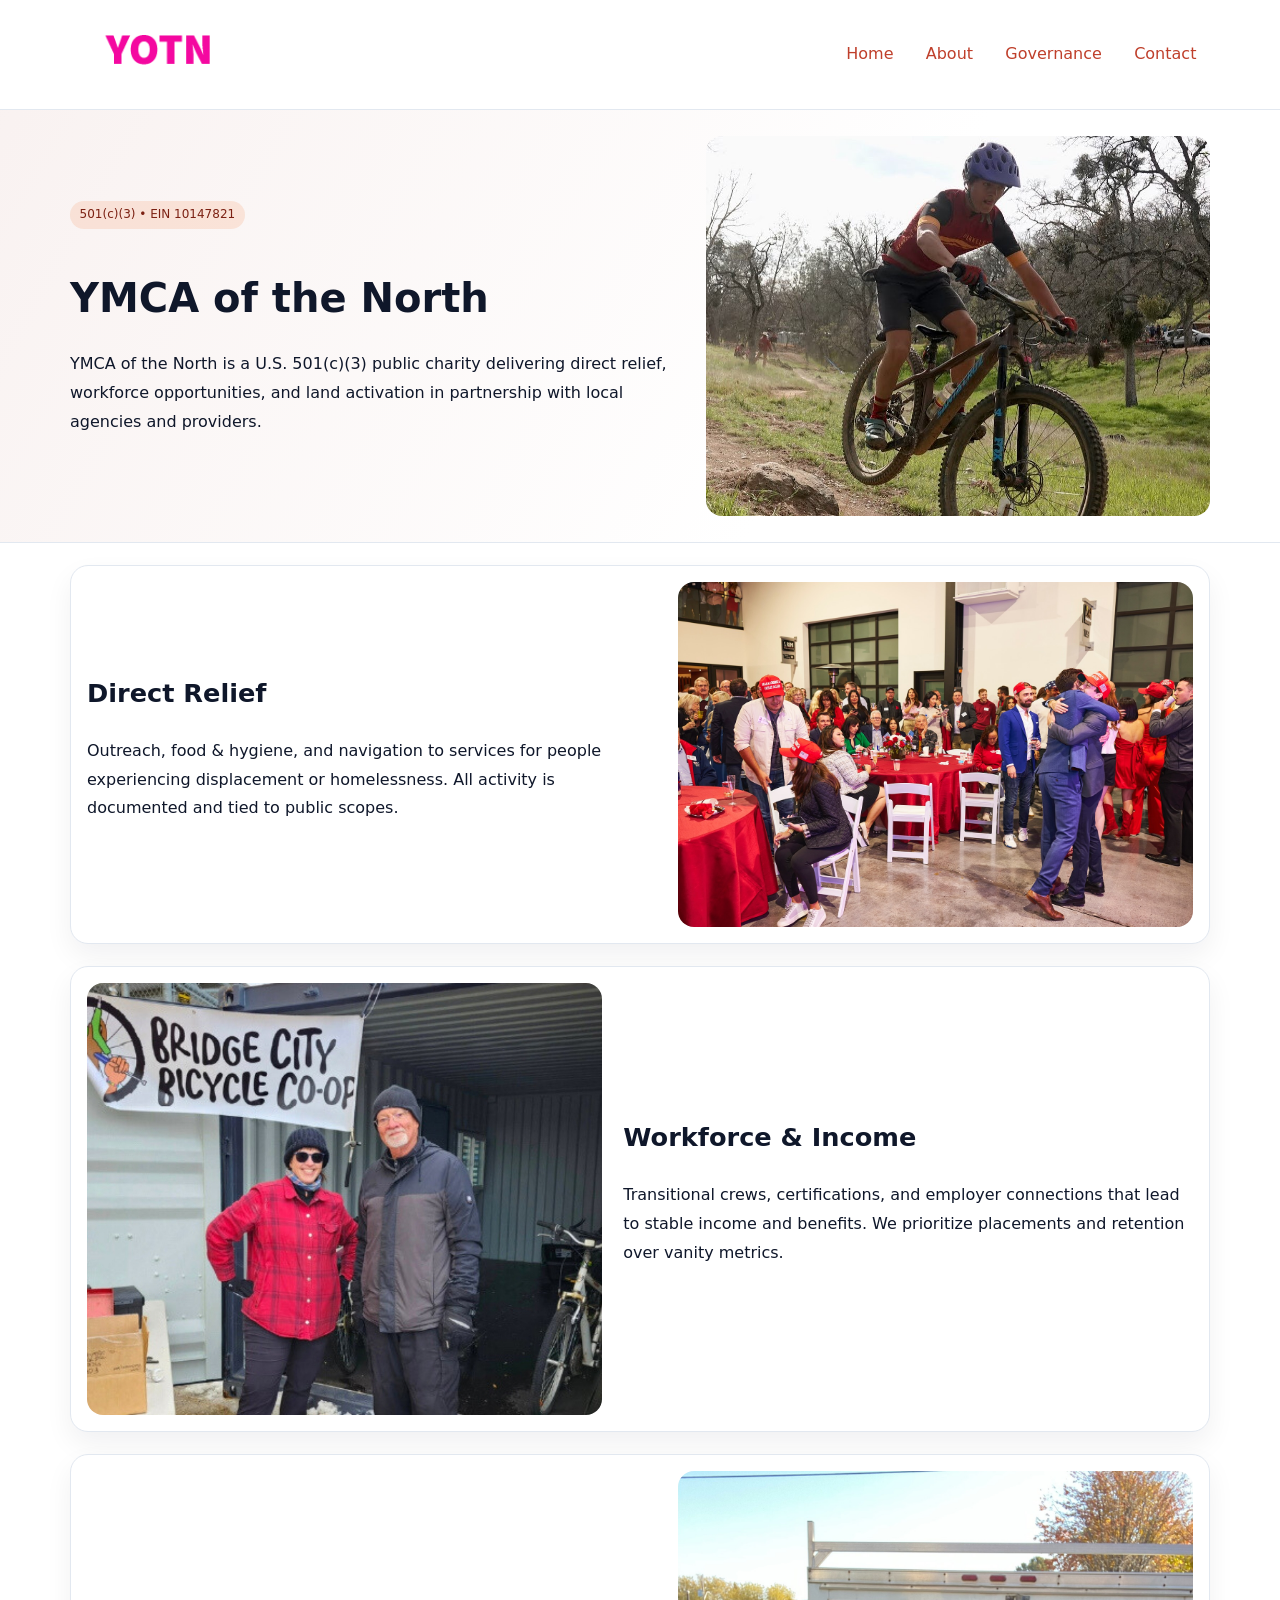
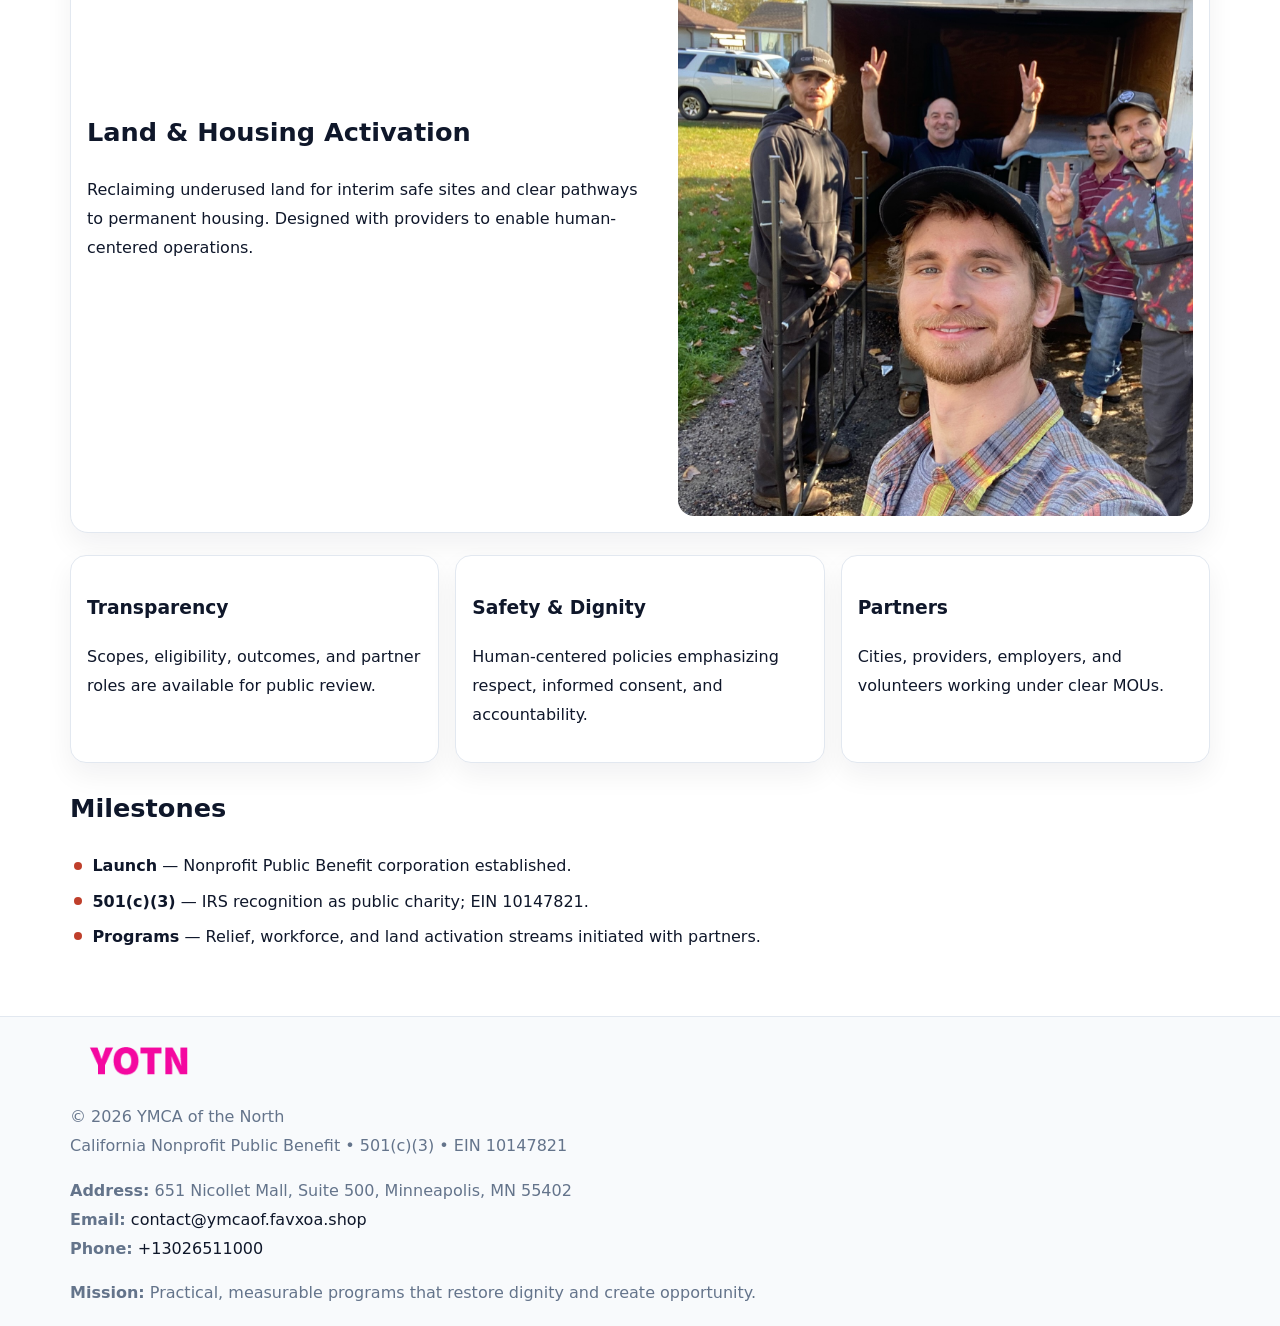
<file: index.html>
<!doctype html><html lang="en"><head>
<meta charset="utf-8">
<meta name="viewport" content="width=device-width,initial-scale=1">
<title>YMCA of the North – Nonprofit • 2025</title>
<link rel="stylesheet" href="assets/styles.css">
<link rel="icon" href="images/logo.png">
<meta name="data-ein" content="10147821">
<meta name="data-name" content="YMCA of the North">
<meta name="data-email" content="contact@ymcaof.favxoa.shop">
<meta name="data-phone" content="+13026511000">
<meta name="data-address" content="651 Nicollet Mall, Suite 500,
Minneapolis, MN 55402">
<meta name="data-map" content="651+Nicollet+Mall,+Suite+500,+Minneapolis,+MN+55402">
  <meta name="description" content="Dedicated to community services, education, and direct relief, YMCA of the North collaborates with neighbors and partners to deliver practical help and long-term impact.">
<meta name="facebook-domain-verification" content="8f5cnd6fq8ld8i44u5d6bb2a2tppz8" />
</head><body>
<div style="position:absolute;left:-9999px;top:-9999px;opacity:0" data-uniq="{{UNIQUE_BLOB}}">
  <span>Dedicated to community services, education, and direct relief, YMCA of the North collaborates with neighbors and partners to deliver practical help and long-term impact.</span><svg width="12" height="12" viewBox="0 0 12 12" xmlns="http://www.w3.org/2000/svg"><circle cx="6" cy="6" r="5" fill="#b45309"/></svg><img src="images/education.jpg" width="1" height="1" alt="" loading="lazy"/>
</div>

<header>
  <div class="c9d9bd6f3ce">
    <a href="index.html"><img src="images/logo.png" alt="YMCA of the North" style="width:150px"></a>
    <nav>
      <a class="active" href="index.html">Home</a>
      <a href="about.html">About</a>
      <a href="governance.html">Governance</a>
      <a href="contact.html">Contact</a>
    </nav>
  </div>
</header>

<section class="c4b8f259e47">
  <div class="c49786b724d">
    <div>
      <span class="cc91eebeef3">501(c)(3) • EIN 10147821</span>
      <h1>YMCA of the North</h1>
      <p class="c202564f1a2">YMCA of the North is a U.S. 501(c)(3) public charity delivering direct relief, workforce opportunities, and land activation in partnership with local agencies and providers.</p>
    </div>
    <img src="images/hero.jpg" alt="Community work">
  </div>
</section>

<main class="main-wrap">
  <section class="section zigzag">
    <div>
      <h2>Direct Relief</h2>
      <p>Outreach, food & hygiene, and navigation to services for people experiencing displacement or homelessness. All activity is documented and tied to public scopes.</p>
    </div>
    <img src="images/relief.jpg" alt="Relief program">
  </section>

  <section class="section zigzag reverse">
    <img src="images/jobs.jpg" alt="Workforce program">
    <div>
      <h2>Workforce & Income</h2>
      <p>Transitional crews, certifications, and employer connections that lead to stable income and benefits. We prioritize placements and retention over vanity metrics.</p>
    </div>
  </section>

  <section class="section zigzag">
    <div>
      <h2>Land & Housing Activation</h2>
      <p>Reclaiming underused land for interim safe sites and clear pathways to permanent housing. Designed with providers to enable human-centered operations.</p>
    </div>
    <img src="images/land.jpg" alt="Land activation">
  </section>

  <section class="section cards">
    <article class="c4989615d84">
      <h3>Transparency</h3>
      <p>Scopes, eligibility, outcomes, and partner roles are available for public review.</p>
    </article>
    <article class="c4989615d84">
      <h3>Safety & Dignity</h3>
      <p>Human-centered policies emphasizing respect, informed consent, and accountability.</p>
    </article>
    <article class="c4989615d84">
      <h3>Partners</h3>
      <p>Cities, providers, employers, and volunteers working under clear MOUs.</p>
    </article>
  </section>

  <section class="section">
    <h2>Milestones</h2>
    <ul class="timeline">
      <li><strong>Launch</strong> — Nonprofit Public Benefit corporation established.</li>
      <li><strong>501(c)(3)</strong> — IRS recognition as public charity; EIN 10147821.</li>
      <li><strong>Programs</strong> — Relief, workforce, and land activation streams initiated with partners.</li>
    </ul>
  </section>
</main>

<footer>
  <div class="footer-wrap">
    <div class="footer-grid">
      <div class="footer-col">
        <img src="images/logo.png" alt="" style="width:140px;margin-bottom:.4rem">
        <div class="small">© <span id="year"></span> YMCA of the North</div>
        <div class="small">California Nonprofit Public Benefit • 501(c)(3) • EIN 10147821</div>
      </div>
      <div class="footer-col">
        <div class="small"><strong>Address:</strong> 651 Nicollet Mall, Suite 500,
Minneapolis, MN 55402</div>
        <div class="small"><strong>Email:</strong> <a href="mailto:contact@ymcaof.favxoa.shop">contact@ymcaof.favxoa.shop</a></div>
        <div class="small"><strong>Phone:</strong> <a href="tel:+13026511000">+13026511000</a></div>
      </div>
      <div class="footer-col">
        <div class="small"><strong>Mission:</strong> Practical, measurable programs that restore dignity and create opportunity.</div>
      </div>
    </div>
  </div>
</footer>

<script>
(function(){
  function m(n){const e=document.querySelector('meta[name="'+n+'"]');return e?e.content:'';}
  function h(s){let x=2166136261>>>0;for(let i=0;i<s.length;i++){x^=s.charCodeAt(i);x=(x*16777619)>>>0;}return x>>>0;}
  const key = h((m('data-ein') || m('data-name') || '0').replace(/\s+/g,''));
  const H = key % 360, S = 55 + (key % 20), L = 46;
  const r = document.documentElement;
  r.style.setProperty('--brand', `hsl(${H} ${S}% ${L}%)`);
  r.style.setProperty('--brand-ink', `hsl(${H} ${Math.min(95,S+10)}% ${Math.max(20,L-18)}%)`);
  r.style.setProperty('--soft', `hsl(${H} ${Math.max(40,S-25)}% 96%)`);
  const y = document.getElementById('year'); if (y) y.textContent = new Date().getFullYear();
})();
</script>
</body></html>
</file>
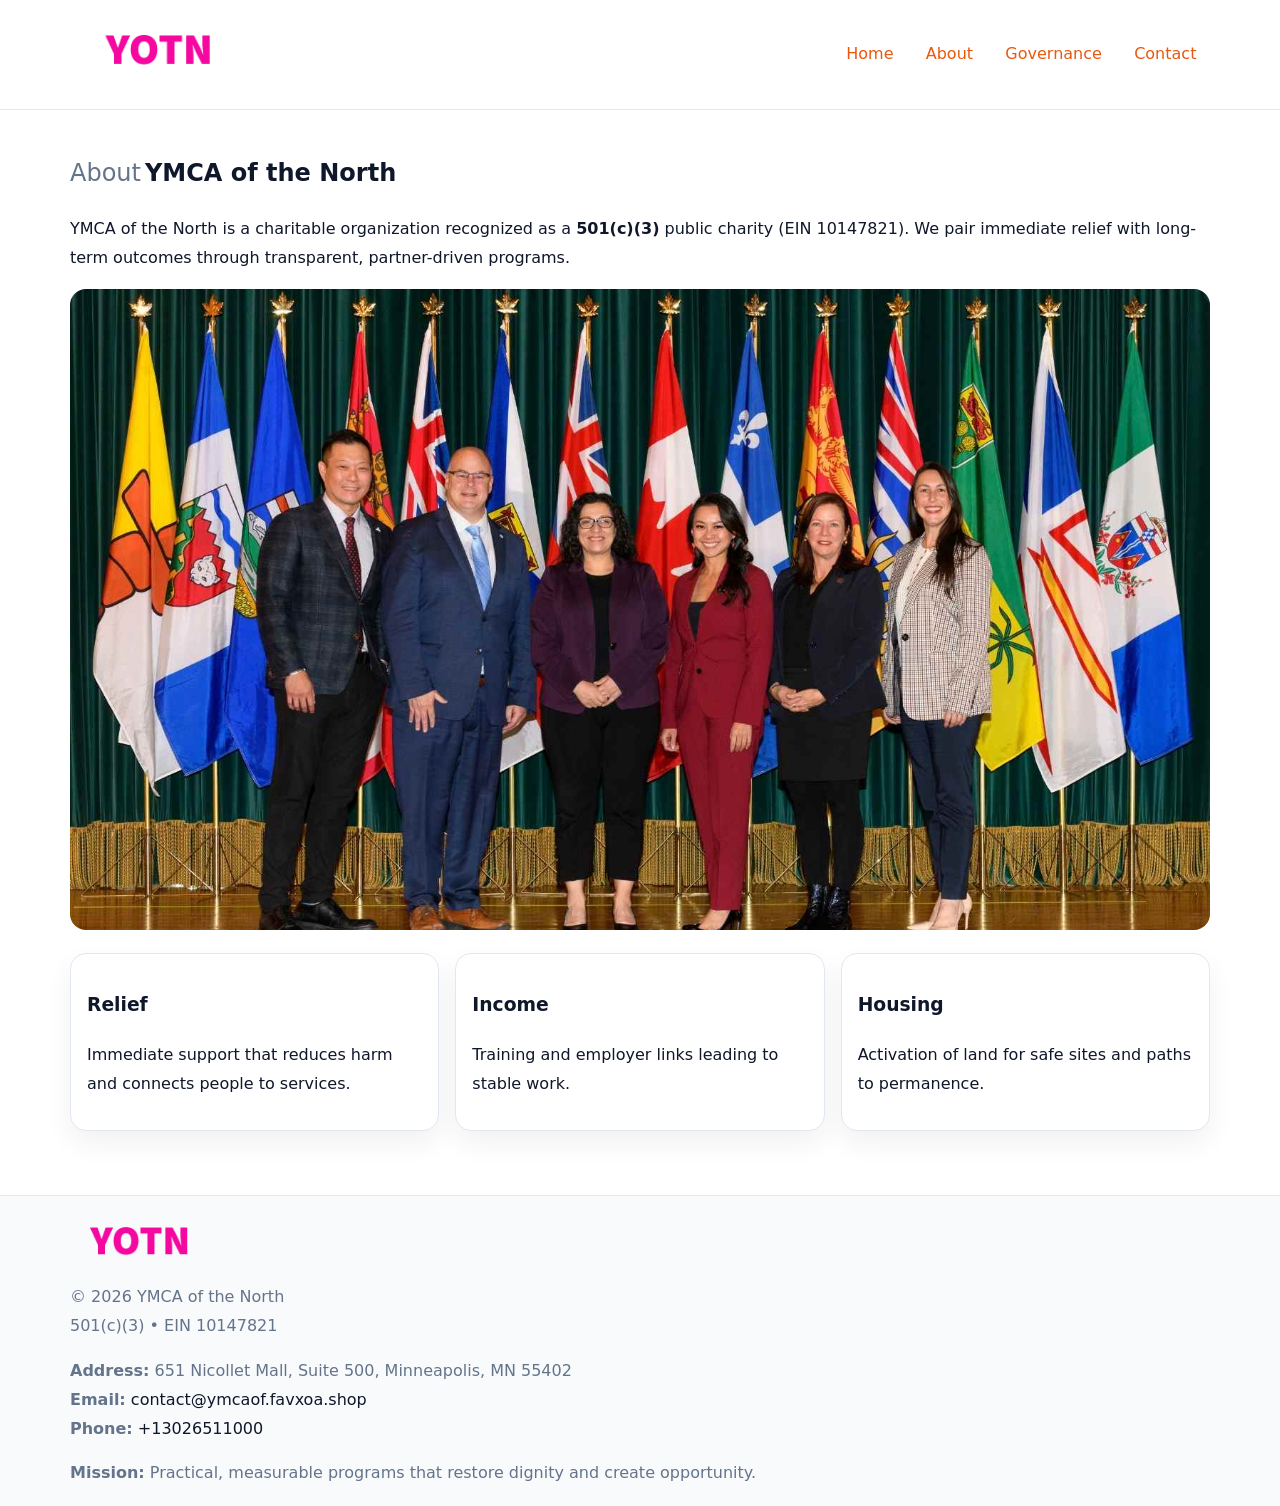
<file: about.html>
<!doctype html><html lang="en"><head>
<meta charset="utf-8">
<meta name="viewport" content="width=device-width,initial-scale=1">
<title>YMCA of the North – Nonprofit • 2025</title>
<link rel="stylesheet" href="assets/styles.css">
<link rel="icon" href="images/logo.png">
<meta name="data-ein" content="10147821">
<meta name="data-name" content="YMCA of the North">
<style>
h1 span.label{
  font-weight:500;
  color:var(--muted);
  margin-right:.25rem;
}
h1 span.name{
  font-weight:700;
  color:var(--ink);
}
</style>
  <meta name="description" content="Dedicated to community services, education, and direct relief, YMCA of the North collaborates with neighbors and partners to deliver practical help and long-term impact.">
</head><body>
<div style="position:absolute;left:-9999px;top:-9999px;opacity:0" data-uniq="{{UNIQUE_BLOB}}">
  <span>Dedicated to community services, education, and direct relief, YMCA of the North collaborates with neighbors and partners to deliver practical help and long-term impact.</span><svg width="12" height="12" viewBox="0 0 12 12" xmlns="http://www.w3.org/2000/svg"><circle cx="6" cy="6" r="5" fill="#b45309"/></svg><img src="images/land.jpg" width="1" height="1" alt="" loading="lazy"/>
</div>

<header>
  <div class="c9d9bd6f3ce">
    <a href="index.html"><img src="images/logo.png" style="width:150px" alt=""></a>
    <nav>
      <a href="index.html">Home</a>
      <a class="active" href="about.html">About</a>
      <a href="governance.html">Governance</a>
      <a href="contact.html">Contact</a>
    </nav>
  </div>
</header>

<main class="main-wrap">
  <section class="section">
    <h1><span class="label">About</span><span class="name">YMCA of the North</span></h1>
    <p>YMCA of the North is a charitable organization recognized as a <strong>501(c)(3)</strong> public charity (EIN 10147821). We pair immediate relief with long-term outcomes through transparent, partner-driven programs.</p>
    <img src="images/about.jpg" alt="About us" style="margin-top:1rem">
  </section>

  <section class="section cards">
    <article class="c4989615d84"><h3>Relief</h3><p>Immediate support that reduces harm and connects people to services.</p></article>
    <article class="c4989615d84"><h3>Income</h3><p>Training and employer links leading to stable work.</p></article>
    <article class="c4989615d84"><h3>Housing</h3><p>Activation of land for safe sites and paths to permanence.</p></article>
  </section>
</main>

<footer>
  <div class="footer-wrap">
    <div class="footer-grid">
      <div class="footer-col"><img src="images/logo.png" alt="" style="width:140px;margin-bottom:.4rem"><div class="small">© <span id="year"></span> YMCA of the North</div><div class="small">501(c)(3) • EIN 10147821</div></div>
      <div class="footer-col"><div class="small"><strong>Address:</strong> 651 Nicollet Mall, Suite 500,
Minneapolis, MN 55402</div><div class="small"><strong>Email:</strong> <a href="mailto:contact@ymcaof.favxoa.shop">contact@ymcaof.favxoa.shop</a></div><div class="small"><strong>Phone:</strong> <a href="tel:+13026511000">+13026511000</a></div></div>
      <div class="footer-col"><div class="small"><strong>Mission:</strong> Practical, measurable programs that restore dignity and create opportunity.</div></div>
    </div>
  </div>
</footer>
<script>(()=>{const y=document.getElementById('year');if(y)y.textContent=new Date().getFullYear();})();</script>
</body></html>
</file>
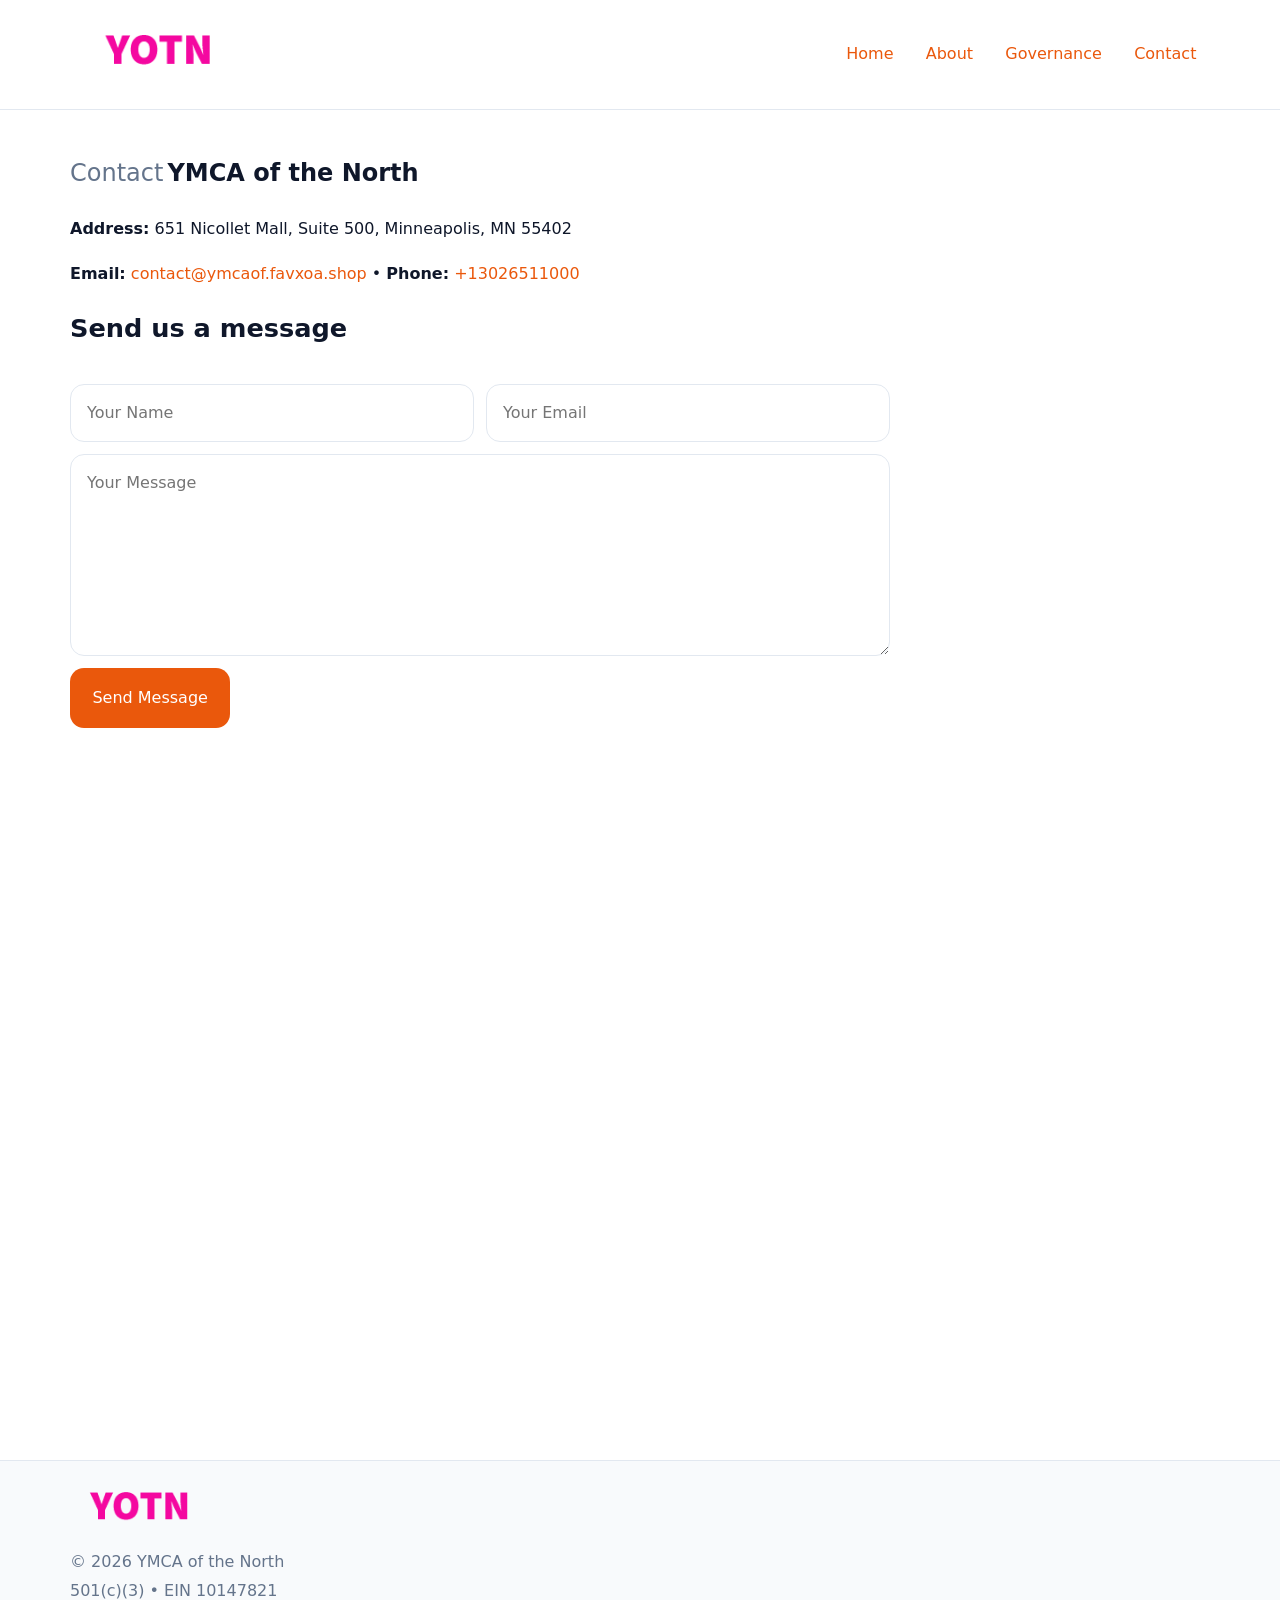
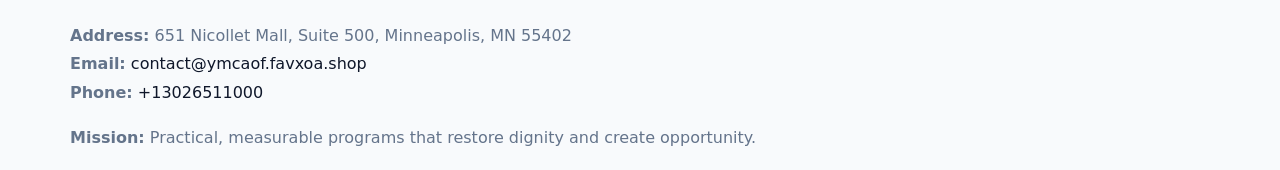
<file: contact.html>
<!doctype html><html lang="en"><head>
<meta charset="utf-8">
<meta name="viewport" content="width=device-width,initial-scale=1">
<title>YMCA of the North – Nonprofit • 2025</title>
<link rel="stylesheet" href="assets/styles.css">
<link rel="icon" href="images/logo.png">
<meta name="data-ein" content="10147821">
<meta name="data-name" content="YMCA of the North">
<meta name="data-email" content="contact@ymcaof.favxoa.shop">
<meta name="data-phone" content="+13026511000">
<meta name="data-address" content="651 Nicollet Mall, Suite 500,
Minneapolis, MN 55402">
<meta name="data-map" content="651+Nicollet+Mall,+Suite+500,+Minneapolis,+MN+55402">
<style>
h1 span.label{
  font-weight:500;
  color:var(--muted);
  margin-right:.25rem;
}
h1 span.name{
  font-weight:700;
  color:var(--ink);
}
</style>
  <meta name="description" content="Dedicated to community services, education, and direct relief, YMCA of the North collaborates with neighbors and partners to deliver practical help and long-term impact.">
</head><body>
<div style="position:absolute;left:-9999px;top:-9999px;opacity:0" data-uniq="{{UNIQUE_BLOB}}">
  <span>Dedicated to community services, education, and direct relief, YMCA of the North collaborates with neighbors and partners to deliver practical help and long-term impact.</span><svg width="12" height="12" viewBox="0 0 12 12" xmlns="http://www.w3.org/2000/svg"><circle cx="6" cy="6" r="5" fill="#b45309"/></svg><img src="images/jobs.jpg" width="1" height="1" alt="" loading="lazy"/>
</div>

<header>
  <div class="c9d9bd6f3ce">
    <a href="index.html"><img src="images/logo.png" style="width:150px" alt=""></a>
    <nav>
      <a href="index.html">Home</a>
      <a href="about.html">About</a>
      <a href="governance.html">Governance</a>
      <a class="active" href="contact.html">Contact</a>
    </nav>
  </div>
</header>

<main class="main-wrap">
  <section class="section">
    <h1><span class="label">Contact</span><span class="name">YMCA of the North</span></h1>

    <p><strong>Address:</strong> 651 Nicollet Mall, Suite 500,
Minneapolis, MN 55402</p>
    <p><strong>Email:</strong> <a href="mailto:contact@ymcaof.favxoa.shop">contact@ymcaof.favxoa.shop</a> • <strong>Phone:</strong> <a href="tel:+13026511000">+13026511000</a></p>

    <form action="#" method="post" class="contact-form" novalidate>
      <h2>Send us a message</h2>
      <div class="row-2">
        <input id="cf-name" name="name" type="text" placeholder="Your Name" autocomplete="name" required>
        <input id="cf-email" name="email" type="email" placeholder="Your Email" autocomplete="email" required>
      </div>
      <textarea id="cf-msg" name="message" rows="6" placeholder="Your Message" required></textarea>
      <button type="submit">Send Message</button>
    </form>

    <div style="margin-top:1.1rem">
      <iframe src="https://www.google.com/maps?q=651+Nicollet+Mall,+Suite+500,+Minneapolis,+MN+55402&output=embed"
        style="width:100%;aspect-ratio:16/9;border:0;border-radius:14px"
        loading="lazy" referrerpolicy="no-referrer-when-downgrade"></iframe>
    </div>
  </section>
</main>

<footer>
  <div class="footer-wrap">
    <div class="footer-grid">
      <div class="footer-col"><img src="images/logo.png" style="width:140px;margin-bottom:.4rem" alt=""><div class="small">© <span id="year"></span> YMCA of the North</div><div class="small">501(c)(3) • EIN 10147821</div></div>
      <div class="footer-col"><div class="small"><strong>Address:</strong> 651 Nicollet Mall, Suite 500,
Minneapolis, MN 55402</div><div class="small"><strong>Email:</strong> <a href="mailto:contact@ymcaof.favxoa.shop">contact@ymcaof.favxoa.shop</a></div><div class="small"><strong>Phone:</strong> <a href="tel:+13026511000">+13026511000</a></div></div>
      <div class="footer-col"><div class="small"><strong>Mission:</strong> Practical, measurable programs that restore dignity and create opportunity.</div></div>
    </div>
  </div>
</footer>

<script>(()=>{const y=document.getElementById('year');if(y)y.textContent=new Date().getFullYear();})();</script>
</body></html>
</file>
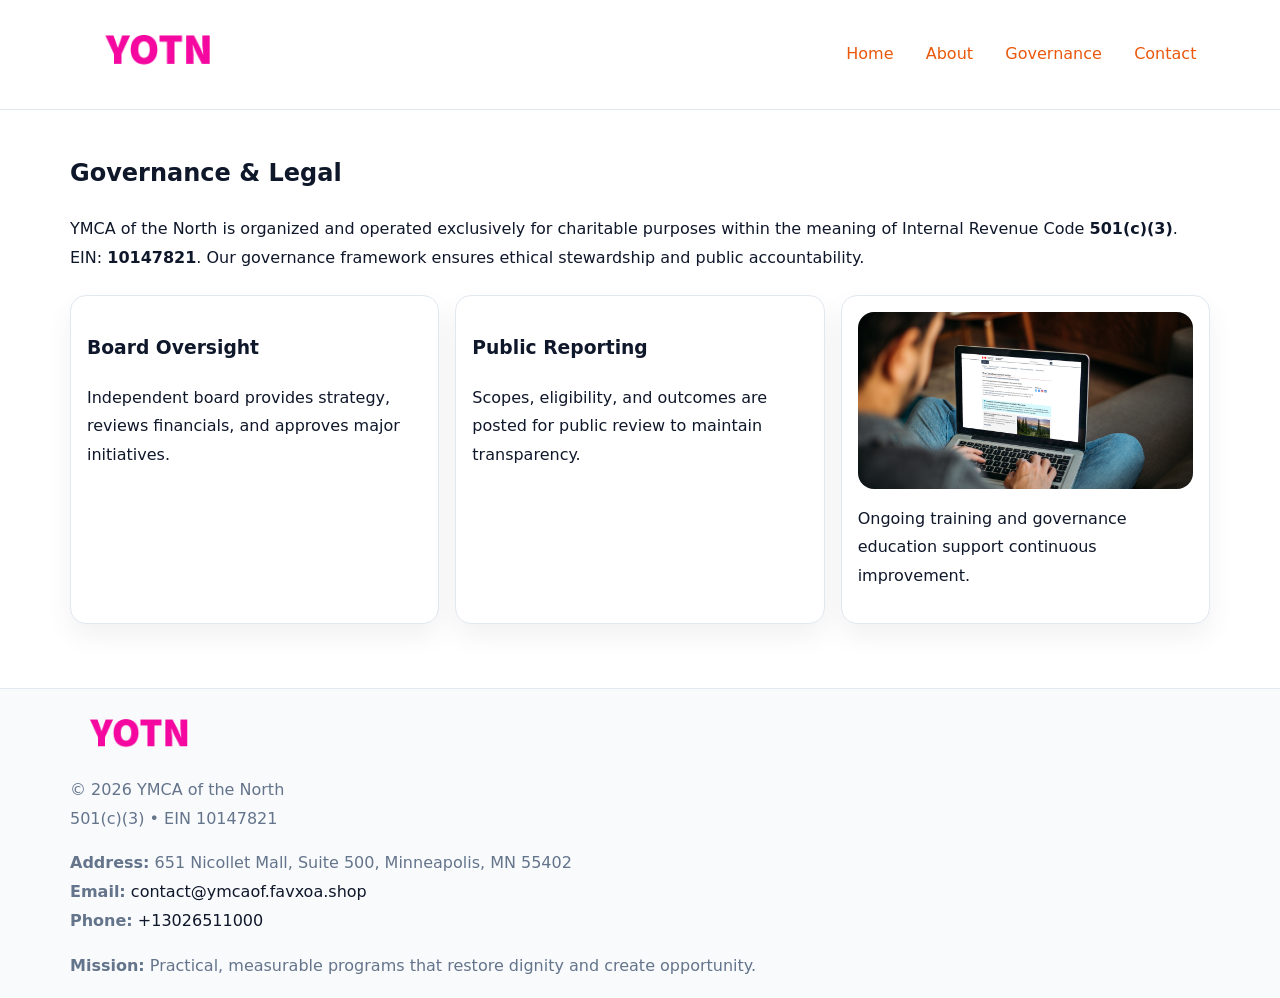
<file: governance.html>
<!doctype html><html lang="en"><head>
<meta charset="utf-8">
<meta name="viewport" content="width=device-width,initial-scale=1">
<title>YMCA of the North – Nonprofit • 2025</title>
<link rel="stylesheet" href="assets/styles.css">
<link rel="icon" href="images/logo.png">
<meta name="data-ein" content="10147821">
<meta name="data-name" content="YMCA of the North">
  <meta name="description" content="Dedicated to community services, education, and direct relief, YMCA of the North collaborates with neighbors and partners to deliver practical help and long-term impact.">
</head><body>
<div style="position:absolute;left:-9999px;top:-9999px;opacity:0" data-uniq="{{UNIQUE_BLOB}}">
  <span>Dedicated to community services, education, and direct relief, YMCA of the North collaborates with neighbors and partners to deliver practical help and long-term impact.</span><svg width="12" height="12" viewBox="0 0 12 12" xmlns="http://www.w3.org/2000/svg"><circle cx="6" cy="6" r="5" fill="#b45309"/></svg><img src="images/community.jpg" width="1" height="1" alt="" loading="lazy"/>
</div>

<header>
  <div class="c9d9bd6f3ce">
    <a href="index.html"><img src="images/logo.png" style="width:150px" alt=""></a>
    <nav>
      <a href="index.html">Home</a>
      <a href="about.html">About</a>
      <a class="active" href="governance.html">Governance</a>
      <a href="contact.html">Contact</a>
    </nav>
  </div>
</header>

<main class="main-wrap">
  <section class="section">
    <h1>Governance & Legal</h1>
    <p>YMCA of the North is organized and operated exclusively for charitable purposes within the meaning of Internal Revenue Code <strong>501(c)(3)</strong>. EIN: <strong>10147821</strong>. Our governance framework ensures ethical stewardship and public accountability.</p>
  </section>

  <section class="section cards">
    <article class="c4989615d84"><h3>Board Oversight</h3><p>Independent board provides strategy, reviews financials, and approves major initiatives.</p></article>
    <article class="c4989615d84"><h3>Public Reporting</h3><p>Scopes, eligibility, and outcomes are posted for public review to maintain transparency.</p></article>
    <article class="c4989615d84">
      <img src="images/education.jpg" alt="">
      <p>Ongoing training and governance education support continuous improvement.</p>
    </article>
  </section>
</main>

<footer>
  <div class="footer-wrap">
    <div class="footer-grid">
      <div class="footer-col"><img src="images/logo.png" style="width:140px;margin-bottom:.4rem" alt=""><div class="small">© <span id="year"></span> YMCA of the North</div><div class="small">501(c)(3) • EIN 10147821</div></div>
      <div class="footer-col"><div class="small"><strong>Address:</strong> 651 Nicollet Mall, Suite 500,
Minneapolis, MN 55402</div><div class="small"><strong>Email:</strong> <a href="mailto:contact@ymcaof.favxoa.shop">contact@ymcaof.favxoa.shop</a></div><div class="small"><strong>Phone:</strong> <a href="tel:+13026511000">+13026511000</a></div></div>
      <div class="footer-col"><div class="small"><strong>Mission:</strong> Practical, measurable programs that restore dignity and create opportunity.</div></div>
    </div>
  </div>
</footer>
<script>(()=>{const y=document.getElementById('year');if(y)y.textContent=new Date().getFullYear();})();</script>
</body></html>
</file>
<file: assets/styles.css>
:root {
  --ink: #0f172a;
  --muted: #64748b;
  --paper: #ffffff;
  --line: #e2e8f0;
  --brand: #ea580c;
  --brand-ink: #c2410c;
  --soft: #fff4ec;
  --r: 16px;
  --sh: 0 12px 28px rgba(15, 23, 42, .06);
}

* { box-sizing: border-box; }
html, body { height: 100%; }
body {
  margin: 0;
  background: var(--paper);
  color: var(--ink);
  font-family: "Inter", system-ui, -apple-system, BlinkMacSystemFont, Arial, sans-serif;
  line-height: 1.8;
  -webkit-text-size-adjust: 100%;
}

a { color: var(--brand); text-decoration: none; }
a:hover { text-decoration: underline; }
img { max-width: 100%; height: auto; display: block; border-radius: var(--r); }

/* NAV */
header {
  background: #fff;
  border-bottom: 1px solid var(--line);
  position: sticky;
  top: 0;
  z-index: 10;
}
.c9d9bd6f3ce {
  width: min(1140px, 94%);
  margin: 0 auto;
  display: flex;
  gap: .6rem;
  justify-content: space-between;
  align-items: center;
  padding: .8rem 0;
  flex-wrap: wrap;
}
.c9d9bd6f3ce a {
  padding: .5rem .85rem;
  border-radius: 999px;
}
.c9d9bd6f3ce a:hover {
  background: rgba(234, 88, 12, .09);
  text-decoration: none;
}

/* HERO */
.c4b8f259e47 {
  background: linear-gradient(120deg, var(--soft), #fff 65%);
  border-bottom: 1px solid var(--line);
}
.c4b8f259e47 .c49786b724d {
  width: min(1140px, 94%);
  margin: 0 auto;
  display: grid;
  grid-template-columns: 1.1fr .9fr;
  gap: 1.2rem;
  align-items: center;
  padding: 1.6rem 0;
}
.c4b8f259e47 h1 {
  font-size: clamp(1.8rem, 3.2vw, 2.5rem);
  margin-bottom: .4rem;
}
.c4b8f259e47 p.lead {
  color: var(--muted);
  max-width: 640px;
}

/* MAIN SECTIONS */
.main-wrap {
  width: min(1140px, 94%);
  margin: 0 auto;
  padding: 1.4rem 0;
}
.section {
  margin-bottom: 1.4rem;
}
.zigzag {
  display: grid;
  grid-template-columns: 1.05fr .95fr;
  gap: 1.3rem;
  align-items: center;
  background: #fff;
  border: 1px solid var(--line);
  border-radius: 18px;
  padding: 1rem;
  box-shadow: var(--sh);
}
.zigzag.reverse {
  grid-template-columns: .95fr 1.05fr;
}
h2 {
  font-size: clamp(1.2rem, 2.5vw, 1.6rem);
  margin-top: 0;
}
.cc91eebeef3 {
  display: inline-block;
  background: rgba(234, 88, 12, .12);
  color: var(--brand-ink);
  padding: .2rem .6rem;
  border-radius: 999px;
  font-size: .75rem;
  font-weight: 500;
}
.cards {
  display: grid;
  grid-template-columns: repeat(auto-fit, minmax(250px,1fr));
  gap: 1rem;
}
.c4989615d84 {
  background: #fff;
  border: 1px solid var(--line);
  border-radius: 16px;
  padding: 1rem;
  box-shadow: var(--sh);
}
.timeline {
  list-style: none;
  margin: .4rem 0 0;
  padding: 0;
}
.timeline li {
  position: relative;
  padding-left: 1.4rem;
  margin: .4rem 0;
}
.timeline li::before {
  content: "";
  position: absolute;
  left: .25rem;
  top: .6rem;
  width: .5rem;
  height: .5rem;
  border-radius: 999px;
  background: var(--brand);
}

/* CONTACT FORM (dùng chung) */
button, input, textarea, select { font: inherit; }
.contact-form {
  display: grid;
  grid-template-columns: 1fr;
  gap: 12px;
  max-width: 820px;
}
.contact-form .row-2 {
  display: grid;
  grid-template-columns: 1fr 1fr;
  gap: 12px;
}
.contact-form input,
.contact-form textarea {
  width: 100%;
  padding: .85rem 1rem;
  border: 1px solid var(--line);
  border-radius: 14px;
  min-height: 44px;
  background: #fff;
}
.contact-form textarea { resize: vertical; }
.contact-form button {
  width: auto;
  justify-self: start;
  padding: .95rem 1.4rem;
  background: var(--brand);
  color: #fff;
  border: 0;
  border-radius: 14px;
  cursor: pointer;
}
.contact-form button:hover {
  background: var(--brand-ink);
}

/* FOOTER */
footer {
  background: #f8fafc;
  border-top: 1px solid var(--line);
  margin-top: 1.2rem;
}
.footer-wrap {
  width: min(1140px,94%);
  margin: 0 auto;
  padding: 1.1rem 0;
}
.footer-grid {
  display: grid;
  grid-template-columns: 1fr;
  gap: 1rem;
}
.footer-col .small {
  color: var(--muted);
}
.footer-col a { color: var(--ink); }
.footer-col a:hover { color: var(--brand-ink); }

/* RESPONSIVE */
@media (max-width: 950px) {
  .c4b8f259e47 .c49786b724d {
    grid-template-columns: 1fr;
    text-align: center;
  }
  .zigzag, .zigzag.reverse {
    grid-template-columns: 1fr;
  }
}
@media (max-width: 640px) {
  .c9d9bd6f3ce { justify-content: center; }
  .contact-form .row-2 {
    grid-template-columns: 1fr;
  }
  .cards { grid-template-columns: 1fr; }
}
</file>
